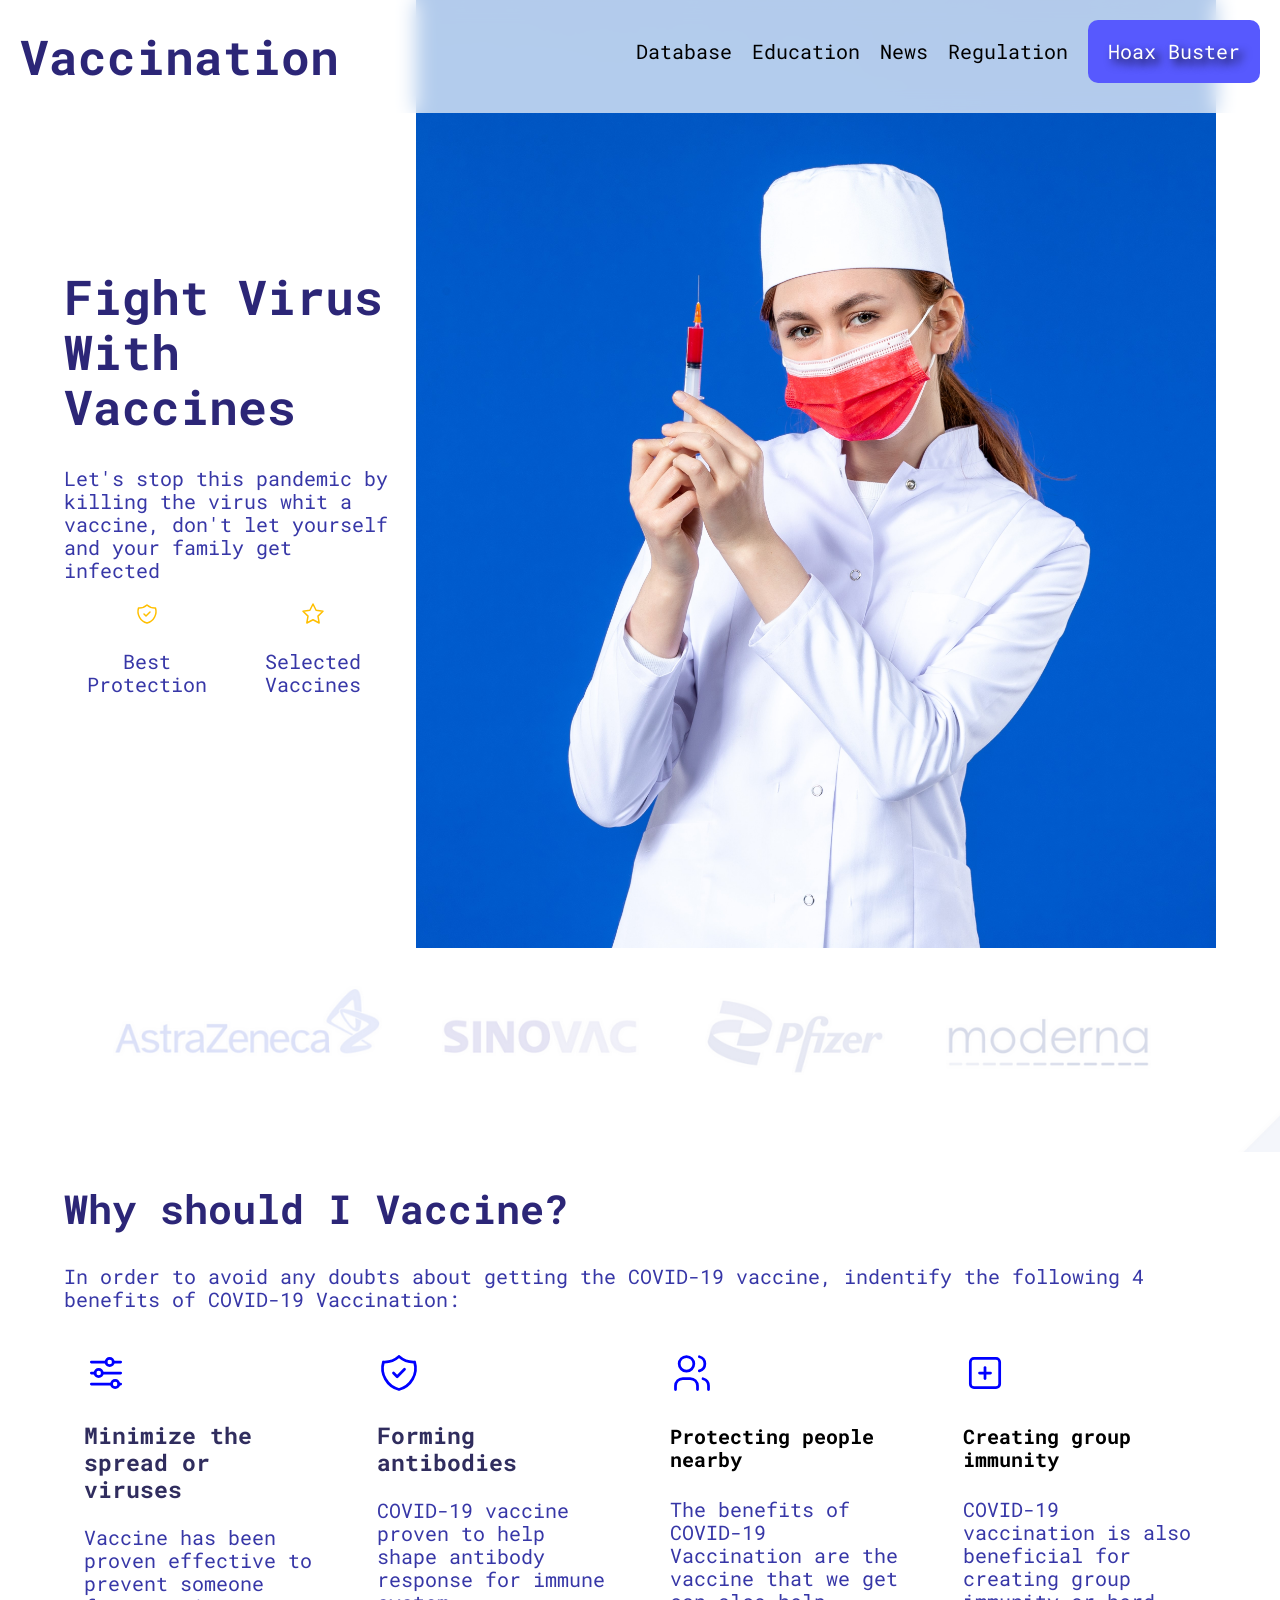
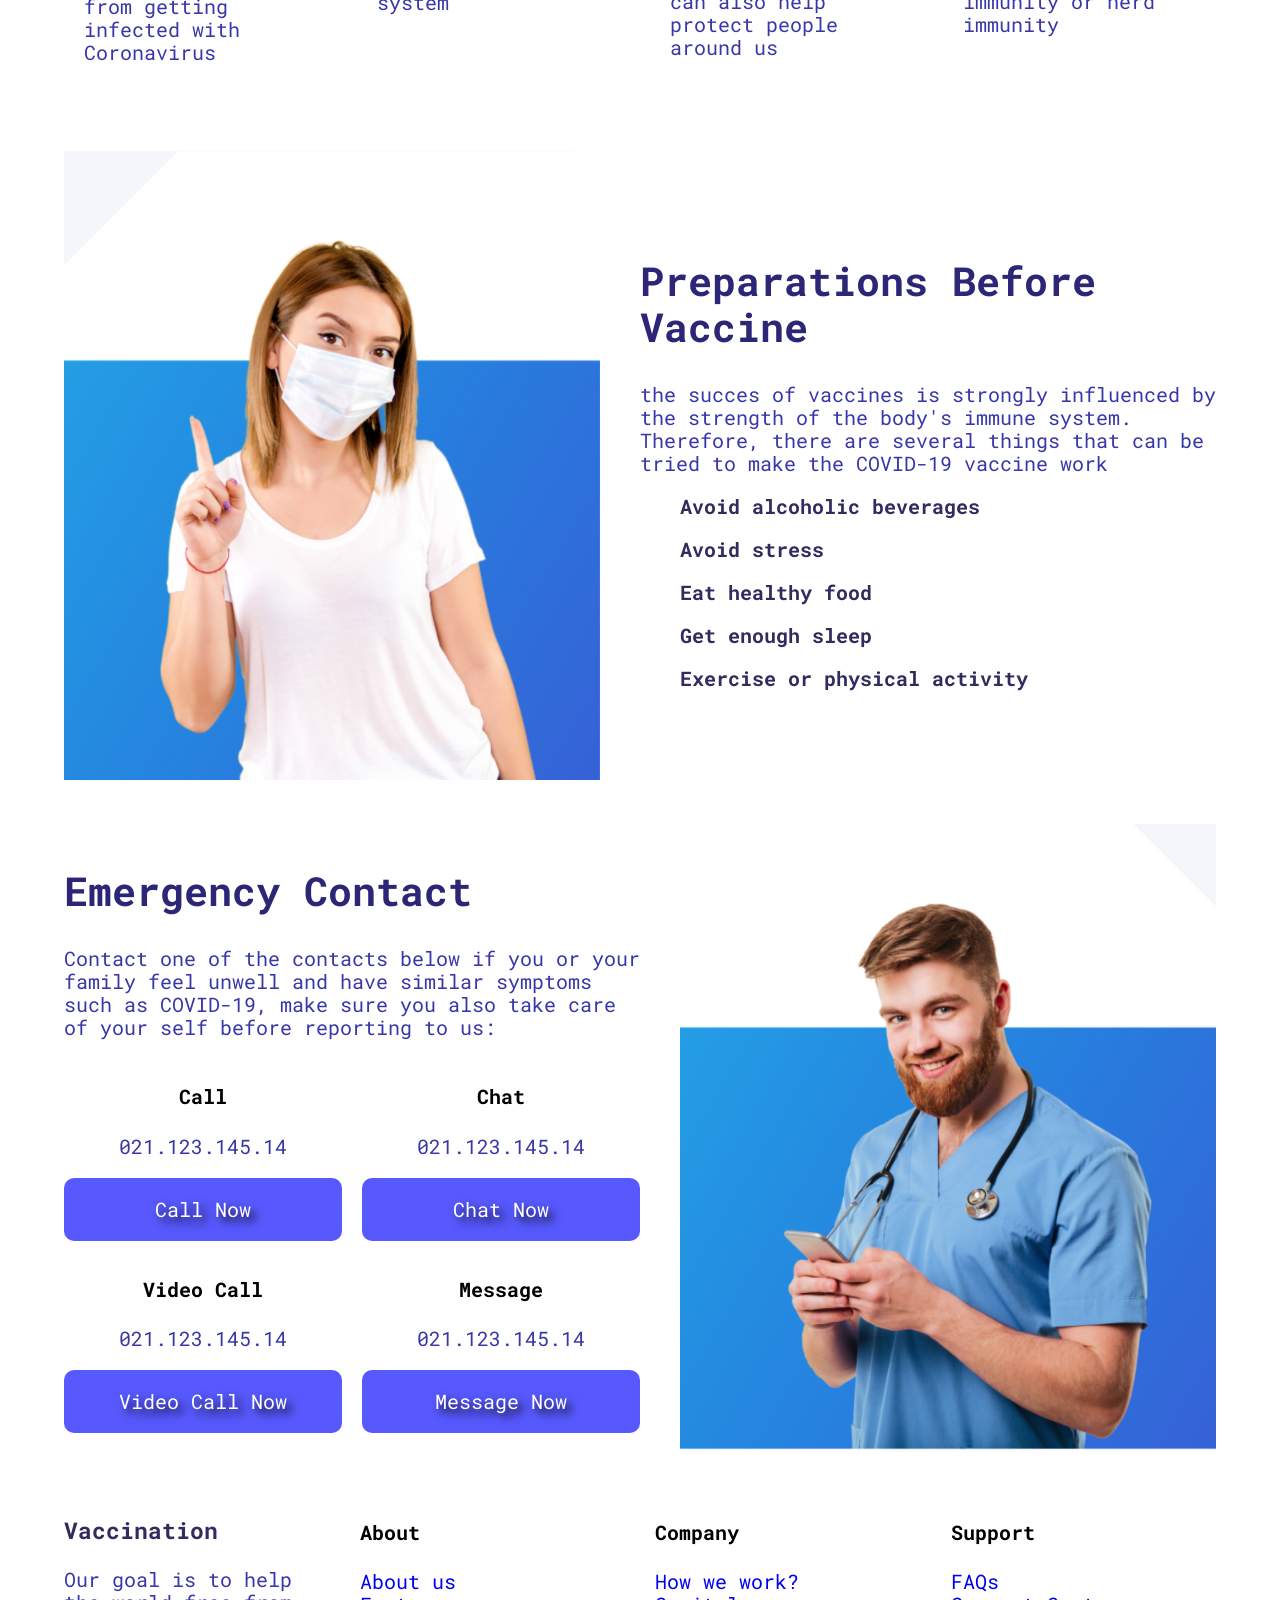
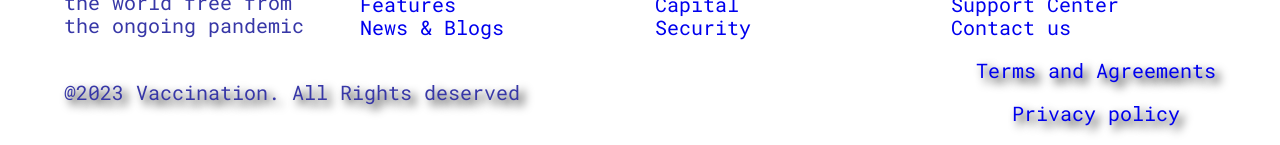
<file: Index.html>
<!DOCTYPE html>
<html lang="en">
<head>
    <meta charset="UTF-8">
    <meta http-equiv="X-UA-Compatible" content="IE=edge">
    <meta name="viewport" content="width=device-width, initial-scale=1.0">
    <title>Vacunación</title>
    <link rel="stylesheet" href="css/normalize.css">
    <link rel="preconnect" href="https://fonts.googleapis.com">
    <link rel="preconnect" href="https://fonts.gstatic.com" crossorigin>
    <link href="https://fonts.googleapis.com/css2?family=Roboto+Mono:wght@400;700&display=swap" rel="stylesheet">
    <link rel="stylesheet" href="css/vacunas.css">
</head>
<body>
    <header class="encabezado contenedor">
        <div class="barra">
            <a href="Index.html" class="logo"><h1 class="no-margen centrar">Vaccination</h1></a>

            <nav class="navegacion">
                <a href="#" class="navegacion__link">Database</a>
                <a href="#" class="navegacion__link">Education</a>
                <a href="#" class="navegacion__link">News</a>
                <a href="#" class="navegacion__link">Regulation</a>
                <button class=" boton"><span>Hoax Buster</span></button>
            </nav>  
        </div>
    </header>
    
    <main>
        <section class="contenedor">                                <!--sección 1 intro-->
            <div class="seccion1">
                <div>
                    <h1>Fight Virus With Vaccines</h1>
                    <p>Let's stop this pandemic by killing the virus whit a vaccine, don't let yourself and your family get infected</p>

                    <div class="garantia">
                        <div class="garantia__info">
                            <svg xmlns="http://www.w3.org/2000/svg" class="icon icon-tabler icon-tabler-shield-check" width="24" height="24" viewBox="0 0 24 24" stroke-width="1.5" stroke="#ffbf00" fill="none" stroke-linecap="round" stroke-linejoin="round">
                                <path stroke="none" d="M0 0h24v24H0z" fill="none"/>
                                <path d="M9 12l2 2l4 -4" />
                                <path d="M12 3a12 12 0 0 0 8.5 3a12 12 0 0 1 -8.5 15a12 12 0 0 1 -8.5 -15a12 12 0 0 0 8.5 -3" />
                            </svg>
                            <p>Best Protection</p>
                        </div>
    
                        <div class="garantia__info">
                            <svg xmlns="http://www.w3.org/2000/svg" class="icon icon-tabler icon-tabler-star" width="24" height="24" viewBox="0 0 24 24" stroke-width="1.5" stroke="#ffbf00" fill="none" stroke-linecap="round" stroke-linejoin="round">
                                <path stroke="none" d="M0 0h24v24H0z" fill="none"/>
                                <path d="M12 17.75l-6.172 3.245l1.179 -6.873l-5 -4.867l6.9 -1l3.086 -6.253l3.086 6.253l6.9 1l-5 4.867l1.179 6.873z" />
                            </svg>
                            <p>Selected Vaccines</p>
                        </div>
                    </div>
                </div>

                <div class="seccion__img">
                    <img src="images/enfermera.jpg" alt="enfermeraxd">
                </div>
            </div>
        </section>

        <div class="img-bg">
        </div>
        
        <section class="contenedor">                <!--sección 2 ventajas-->
            <div class="seccion2">
                <div>
                   <h2>Why should I Vaccine?</h2> 
                   <p>In order to avoid any doubts about getting the COVID-19 vaccine, indentify the following 4 benefits of COVID-19 Vaccination: </p>
                </div>
                <div class="ventajas">
                    <div class="ventajas__info">
                        <svg xmlns="http://www.w3.org/2000/svg" class="icon icon-tabler icon-tabler-adjustments-horizontal" width="44" height="44" viewBox="0 0 24 24" stroke-width="1.5" stroke="#0000ff" fill="none" stroke-linecap="round" stroke-linejoin="round">
                            <path stroke="none" d="M0 0h24v24H0z" fill="none"/>
                            <circle cx="14" cy="6" r="2" />
                            <line x1="4" y1="6" x2="12" y2="6" />
                            <line x1="16" y1="6" x2="20" y2="6" />
                            <circle cx="8" cy="12" r="2" />
                            <line x1="4" y1="12" x2="6" y2="12" />
                            <line x1="10" y1="12" x2="20" y2="12" />
                            <circle cx="17" cy="18" r="2" />
                            <line x1="4" y1="18" x2="15" y2="18" />
                            <line x1="19" y1="18" x2="20" y2="18" />
                        </svg>
                        <h3>Minimize the spread or viruses</h3>
                        <p>Vaccine has been proven effective to prevent someone from getting infected with Coronavirus</p>
                    </div>
                    <div class="ventajas__info">
                        <svg xmlns="http://www.w3.org/2000/svg" class="icon icon-tabler icon-tabler-shield-check" width="44" height="44" viewBox="0 0 24 24" stroke-width="1.5" stroke="#0000ff" fill="none" stroke-linecap="round" stroke-linejoin="round">
                            <path stroke="none" d="M0 0h24v24H0z" fill="none"/>
                            <path d="M9 12l2 2l4 -4" />
                            <path d="M12 3a12 12 0 0 0 8.5 3a12 12 0 0 1 -8.5 15a12 12 0 0 1 -8.5 -15a12 12 0 0 0 8.5 -3" />
                        </svg>
                        <h3>Forming antibodies</h3>
                        <p>COVID-19 vaccine proven to help shape antibody response for immune system</p>
                    </div>
                    <div class="ventajas__info">
                        <svg xmlns="http://www.w3.org/2000/svg" class="icon icon-tabler icon-tabler-users" width="44" height="44" viewBox="0 0 24 24" stroke-width="1.5" stroke="#0000ff" fill="none" stroke-linecap="round" stroke-linejoin="round">
                            <path stroke="none" d="M0 0h24v24H0z" fill="none"/>
                            <circle cx="9" cy="7" r="4" />
                            <path d="M3 21v-2a4 4 0 0 1 4 -4h4a4 4 0 0 1 4 4v2" />
                            <path d="M16 3.13a4 4 0 0 1 0 7.75" />
                            <path d="M21 21v-2a4 4 0 0 0 -3 -3.85" />
                        </svg>
                        <h4>Protecting people nearby</h4>
                        <p>The benefits of COVID-19 Vaccination are the vaccine that we get can also help protect people around us</p>
                    </div>
                    <div class="ventajas__info">
                        <svg xmlns="http://www.w3.org/2000/svg" class="icon icon-tabler icon-tabler-square-plus" width="44" height="44" viewBox="0 0 24 24" stroke-width="1.5" stroke="#0000ff" fill="none" stroke-linecap="round" stroke-linejoin="round">
                            <path stroke="none" d="M0 0h24v24H0z" fill="none"/>
                            <rect x="4" y="4" width="16" height="16" rx="2" />
                            <line x1="9" y1="12" x2="15" y2="12" />
                            <line x1="12" y1="9" x2="12" y2="15" />
                        </svg>
                        <h4> Creating group immunity</h4>
                        <p>COVID-19 vaccination is also beneficial for creating group immunity or herd immunity</p>
                    </div>
                </div>
            </div>
        </section>

        <section class="contenedor">            <!--sección 3 preparación-->
            <div class="seccion3 preparacion">
                <div class="preparacion__info">
                        <h2>Preparations Before Vaccine</h2>
                        <p>the succes of vaccines is strongly influenced by the strength of the body's immune system. Therefore, there are  several things that can be tried to make the COVID-19  vaccine work </p>
                        <ul class="lista">   
                            <li class="lista__paso">Avoid alcoholic beverages</li>
                            <li class="lista__paso">Avoid stress</li>
                            <li class="lista__paso">Eat healthy food</li>
                            <li class="lista__paso">Get enough sleep</li>
                            <li class="lista__paso">Exercise or physical activity</li>
                        </ul>
                </div>
                <div class="preparacion__img">
                    <img src="images/CHICA.png" alt="chica con cubrebocas">
                </div>
            </div>
        </section>

        <section class="contenedor">            <!-- sección 4 contacto-->
            <div class="seccion4">
                <div class="contacto">
                    <div class="contacto__info">
                        <h2>Emergency Contact</h2>
                        <p>Contact one of the contacts below if you or your family feel unwell and have similar symptoms such as COVID-19, make sure you also take care of your self before reporting to us: </p>
                    </div>
                    <div class="contacto__datos">
                        <div class="centrar">
                            <h4>Call</h4>
                            <p>021.123.145.14</p>
                            <button class="boton"><span>Call Now</span></button>
                        </div>
                        <div class="centrar">
                            <h4>Chat</h4>
                            <p>021.123.145.14</p>
                            <button class="boton"><span>Chat Now</span></button>
                        </div>
                        <div class="centrar">
                            <h4>Video Call</h4>
                            <p>021.123.145.14</p>
                            <button class="boton"><span>Video Call Now</span></button>
                        </div>
                        <div class="centrar">
                            <h4>Message</h4>
                            <p>021.123.145.14</p>
                            <button class="boton"><span>Message Now</span></button>
                        </div>
                    </div>
                </div>
                <div>
                    <img src="images/enfermero.png" alt="enfermero">
                </div>
            </div>
        </section>
    </main>

    <section class="contenedor">
        <div class="informacion">
            <div>
                <h3>Vaccination</h3>
                <p>Our goal is to help the world free from the ongoing pandemic</p>
            </div>
            <div>
                <h4>About</h4>
                <ul class="no-padding">
                    <li><a href="#" class="link">About us</a></li>
                    <li><a href="#" class="link">Features</a> </li>
                    <li><a href="#" class="link">News & Blogs</a></li>
                </ul>    
            </div>
            <div>
                <h4>Company</h4>
                <ul class="no-padding">
                    <li><a href="#" class="link">How we work?</a></li>
                    <li><a href="#" class="link">Capital</a></li>
                    <li><a href="#" class="link">Security</a></li>
                </ul>
            </div>
            <div>
                <h4>Support</h4>
                <ul class="no-padding">
                    <li><a href="#" class="link">FAQs</a></li>
                    <li><a href="#" class="link">Support Center</a></li>
                    <li><a href="#" class="link">Contact us</a></li>  
                </ul>
            </div>
        </div>
    </section>

    <footer class="contenedor footer">
        <div class="footer__info">
            <p>@2023 Vaccination. All Rights deserved</p>
        </div>
        <div class="footer__link">
            <a href="#">Terms and Agreements</a>
            <a href="#">Privacy policy</a>
        </div>
    </footer>
</body>
</html>
</file>
<file: css/vacunas.css>
:root{
    --colorlogo: #2C2677;
    --colorheadings: #2C2677;
    --coloroscuro: #302D5E;
    --colorparrafo: #3737a7;
    --colorlink: #95989B;
    --blanco: #ffff;
    --boton: #5759FE;
    --negro: #000;
}
html{
    box-sizing: border-box;
    font-size: 62.5%;
    scroll-behavior:smooth;
}
*, *:before, *:after{
    box-sizing: inherit;
}
body{
    font-family: 'Roboto Mono', monospace;
    font-size: 2rem;
}
/*selectores globales*/
h1, h2{
    color: var(--colorheadings);
    font-weight: 700;
}
h1{
    font-size: 4.8rem;
}
h2{
    font-size: 4rem;
}
h3{
    color: var(--coloroscuro);
    font-weight: 700;
    font-size: 3.2;
}
img{
    max-width: 100%;
}
a{
    text-decoration: none;
}
p{
    font-size: 2rem;
    color: var(--colorparrafo);
}
ul{
    list-style: none;
}

/* Utilidades */
.no-margen{
    margin: 0;
}
.no-padding{
    padding: 0;
}
.centrar{
    text-align: center;
}
.contenedor{
    width: min(90%, 150rem);
    margin: 0 auto;
}

/*header*/
.encabezado{
    top: 0;
    left: 0;
    width: 100%;
    align-items: center;
    padding: 2rem;
    z-index: 100;
    transition: 0.6s;
    background-color: rgba(255, 255, 255, 0.7);
    backdrop-filter: blur(1rem);
    margin-bottom: 2rem;
}
@media (min-width: 1024px) {
    .encabezado{
        position: fixed;
    }
}
@media (min-width: 1024px) {
    .barra{
        display: flex;    
        justify-content: space-between;
        align-items: center;
    }
}
.navegacion__link{              /*Navegacion*/
    display: block;
    text-align: center;
    align-items: center;
    text-decoration: none;
    color: var(--negro);
    margin-bottom: 1rem;
}
@media (min-width: 1024px) {
    .navegacion{
        display: flex;
        align-items: center;
        gap: 2rem;
    }
}
.boton{                         /*boton*/
    width: 100%;
    padding: 2rem;
    background-color: var(--boton);
    color: var(--blanco);
    text-shadow: 5px 5px 10px var(--negro);
    align-items: center;
    justify-content: center;
    border: none;
    transition: .3s ease-out;
    border-radius: 10px;
    margin-bottom: 1rem;
}
.boton:hover{
    cursor: pointer;
    color: var(--boton);
    text-shadow: none;
    background-color: var(--blanco);
    border: 2px solid var(--boton);
}

/*Main*/
@media (min-width: 768px) {                     /* intro */
    .seccion1{
        display: flex;
        justify-content: space-between;
        align-items: center;
        gap: 2rem;
    }
}
.garantia{
    display: grid;
    grid-template-columns: repeat(2,1fr);
    align-items: center;
}
.garantia__info{
    text-align: center;
    align-items: center;
}
.img-bg{
    background-image: url(../images/vacunas.png);
    height: 20rem;
    background-size: cover;
    background-repeat: no-repeat;
    background-position: center center;
}
@media (min-width: 768px) {                         /*Ventajas de vacunarte*/
    .ventajas{
        display: grid;
        grid-template-columns: repeat(2, 1fr);
        column-gap: 2rem;
        align-items: center;
    }
}
@media (min-width: 1024px) {
    .ventajas{
        grid-template-columns: repeat(4, 1fr);
    }
}
@media (min-width: 1440px) {
    .seccion2{
        display: flex;
    }
}
.ventajas__info{
    padding: 2rem;
    height: 30rem;
    margin-bottom: 2rem;
    align-items: center;
    background-color: var(--blanco);
    transition: .3s ease all;
    border-radius: 10px;
}
@media (min-width: 768px) {
    .ventajas__info{
        height: 35rem;
    }
}
@media (min-width: 1024px) {
    .ventajas__info{
        height: 40rem;
    }
}
.ventajas__info:hover{
    -webkit-box-shadow: -1px -4px 79px 1px rgba(0,0,0,0.32);
    -moz-box-shadow: -1px -4px 79px 1px rgba(0,0,0,0.32);
    box-shadow: -1px -4px 79px 1px rgba(0,0,0,0.32);
}
@media (min-width: 1024px) {                        /*Pasos seccion 3*/
    .seccion3{
        display: flex;
        flex-direction: row-reverse;
        gap: 4rem;
        align-items: center;
    }
}
@media (min-width: 1024px) {
    .preparacion__info{
        flex: 0 0 50%;
    }
}
.seccion3{
    margin-bottom: 4rem;
}
.lista{
    color: var(--coloroscuro);
    font-weight: 700;
}
.lista__paso{
    margin-bottom: 2rem;
}
.lista__paso:hover{
    margin-left: -2rem;
    font-size: 2.5rem;
    cursor: pointer;
}

.seccion4{
    margin-bottom: 4rem;
}
@media (min-width: 1024px) {                /*contacto*/
    .seccion4{
        display: flex;
        justify-content: center;
        align-items: center;
        gap: 4rem;
    }
}
.contacto{
    flex: 0 0 50%;
}
@media (min-width: 1024px) {
    .contacto__datos{
        display: grid;
        grid-template-columns: repeat(2,1fr);
        column-gap: 2rem;
    }
}

.informacion{                               /*info de la empresa*/
    display: grid;
    grid-template-columns: repeat(2,1fr);
    column-gap: 3rem;
}
@media (min-width: 768px) {                
    .informacion{
        grid-template-columns: repeat(4,1fr);
    }
}

.footer{                                    /*footer*/
    display: flex;
    justify-content: space-between;
    align-items: center;
    text-shadow: 5px 5px 10px var(--negro);
    flex-direction: column;
    margin-bottom: 2rem;
}
@media (min-width: 1024px) {
    .footer{
        flex-direction: row;
    }
}
.footer__link{
    display: flex;
    flex-direction: column;
    justify-content: center;
    align-items: center;
    gap: 2rem;
}
</file>
